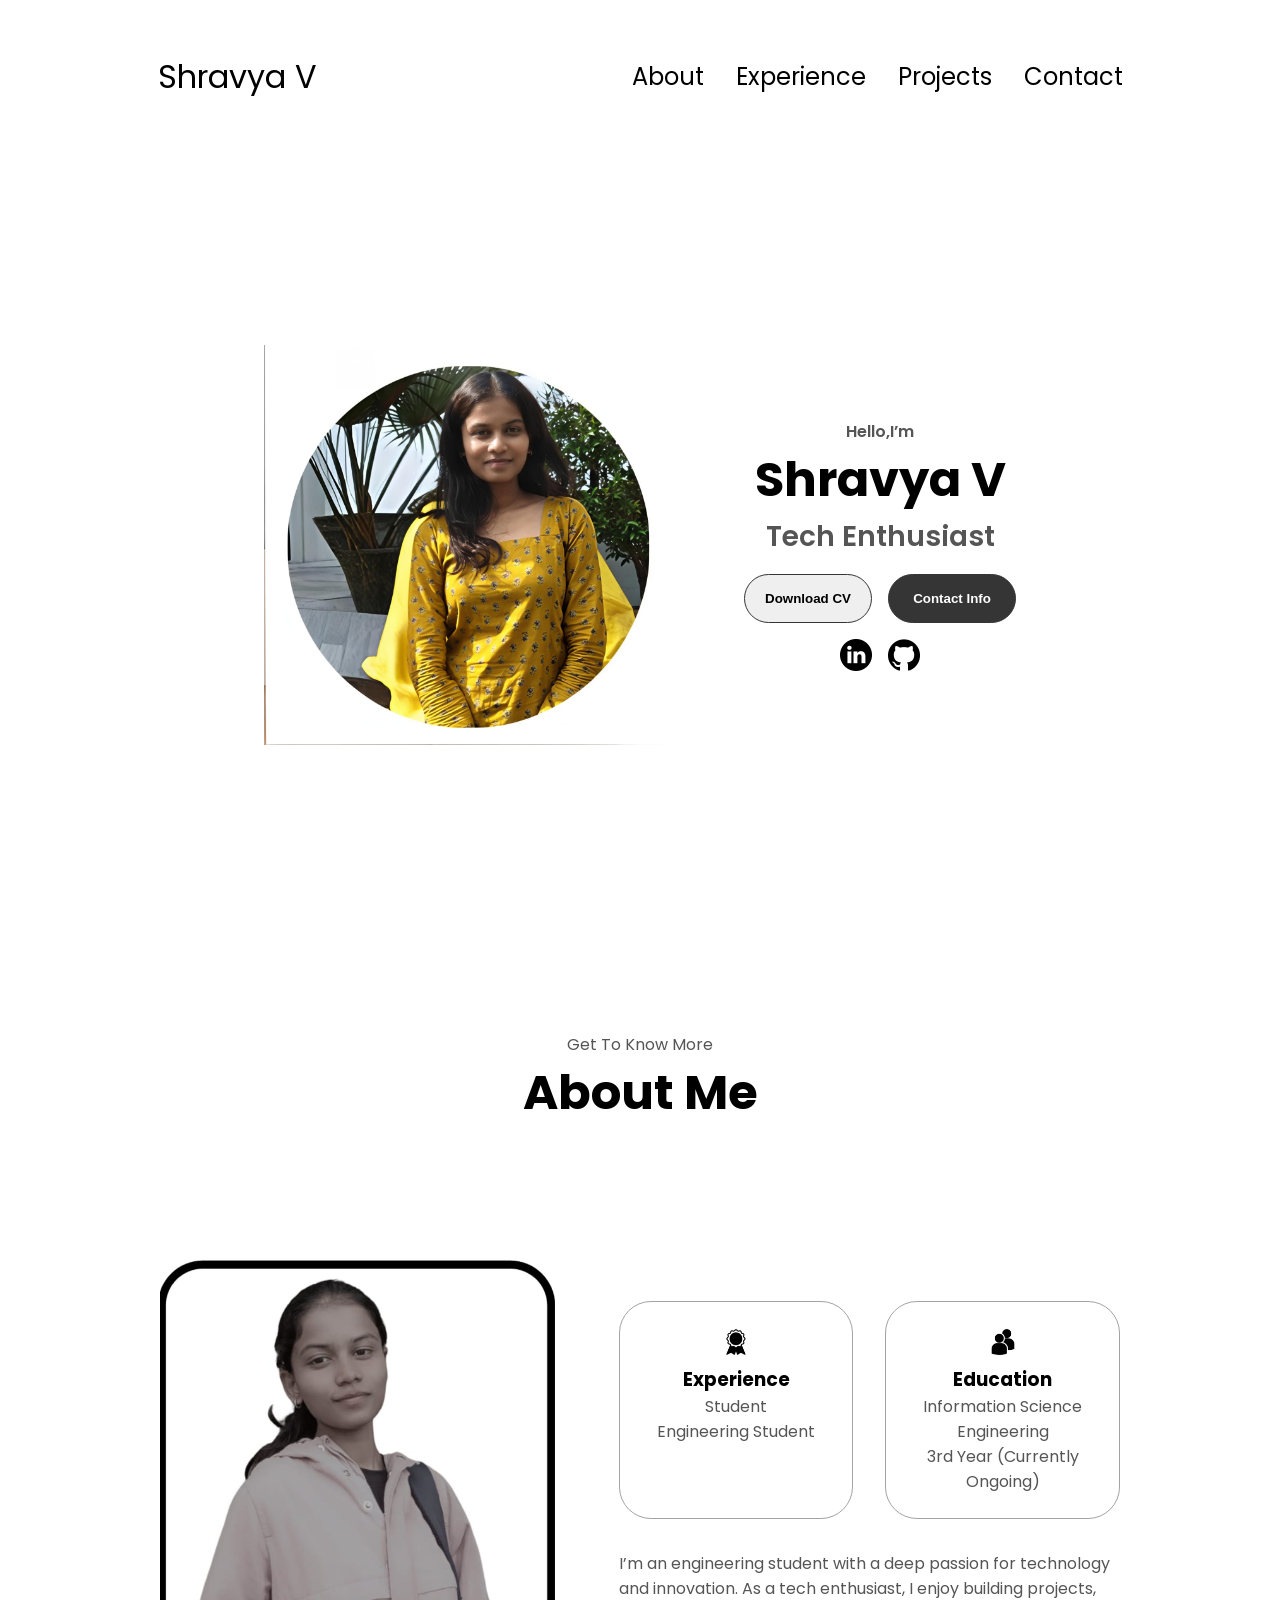
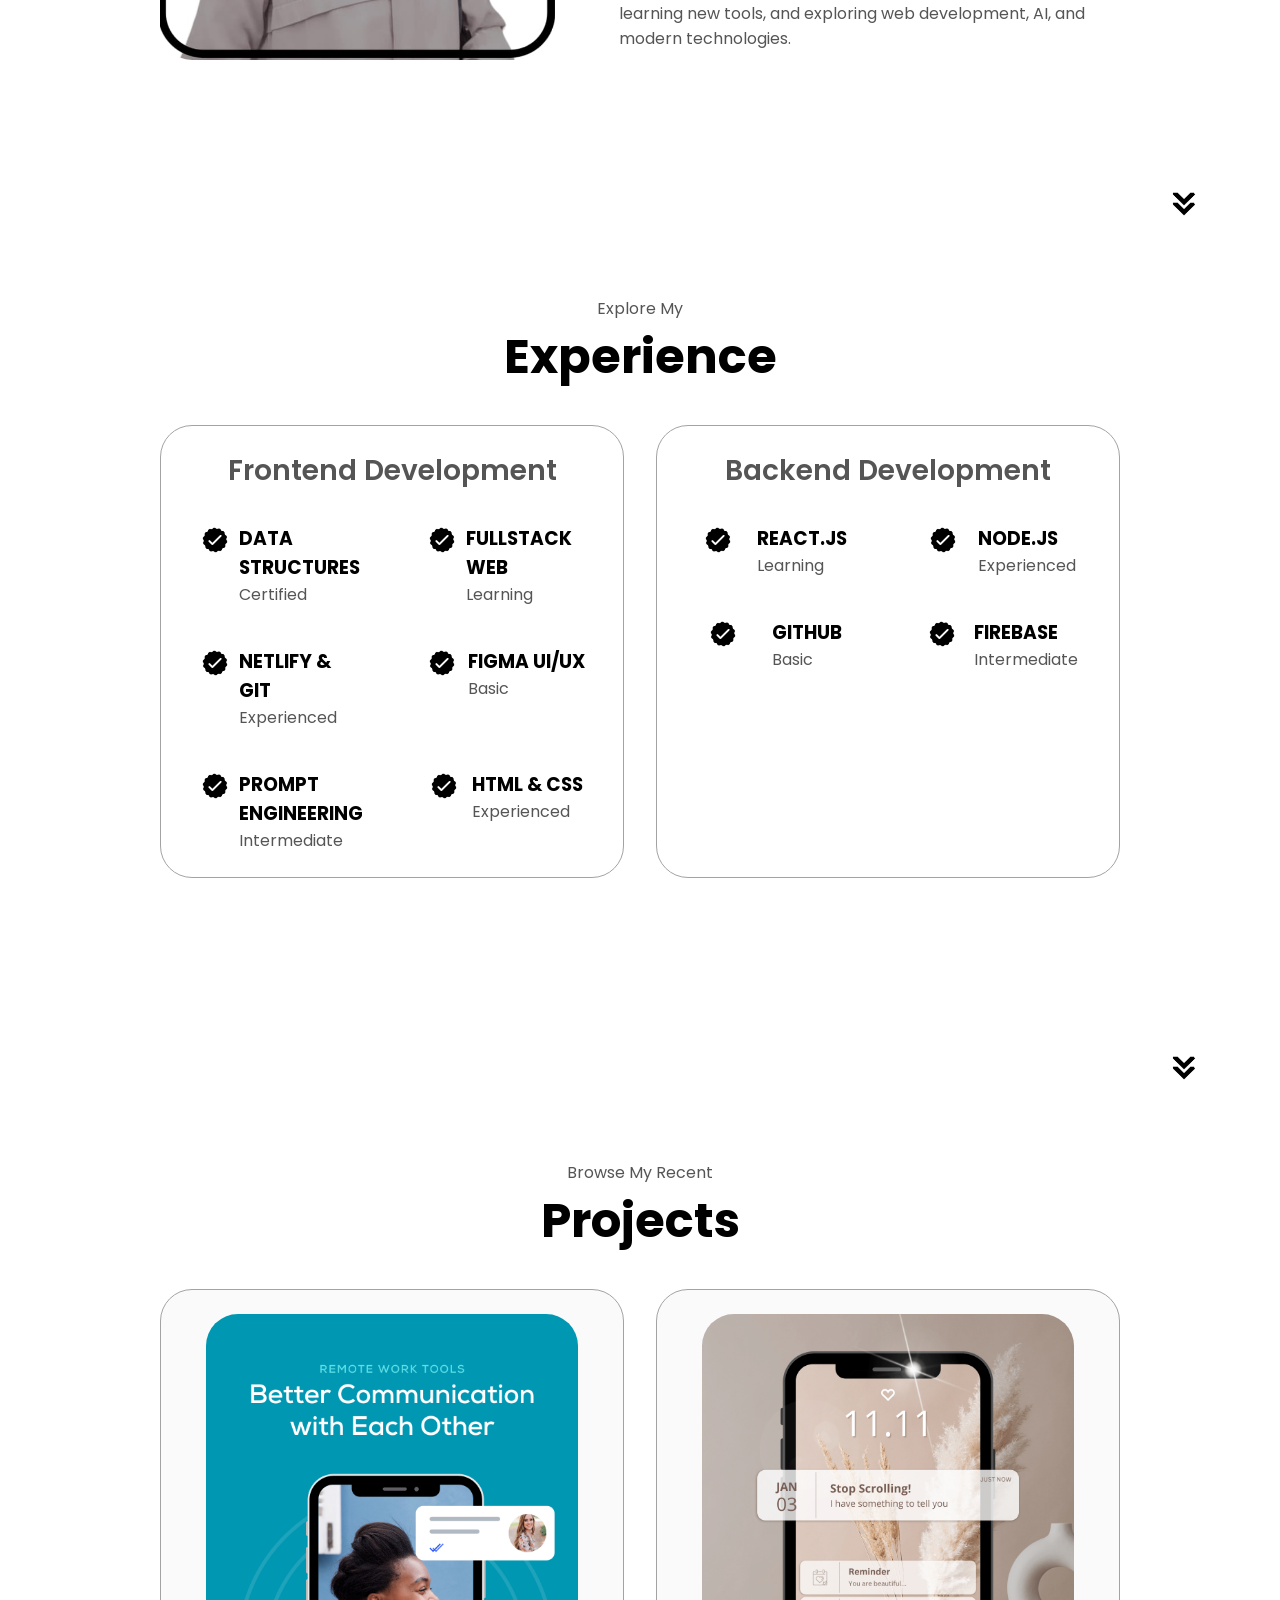
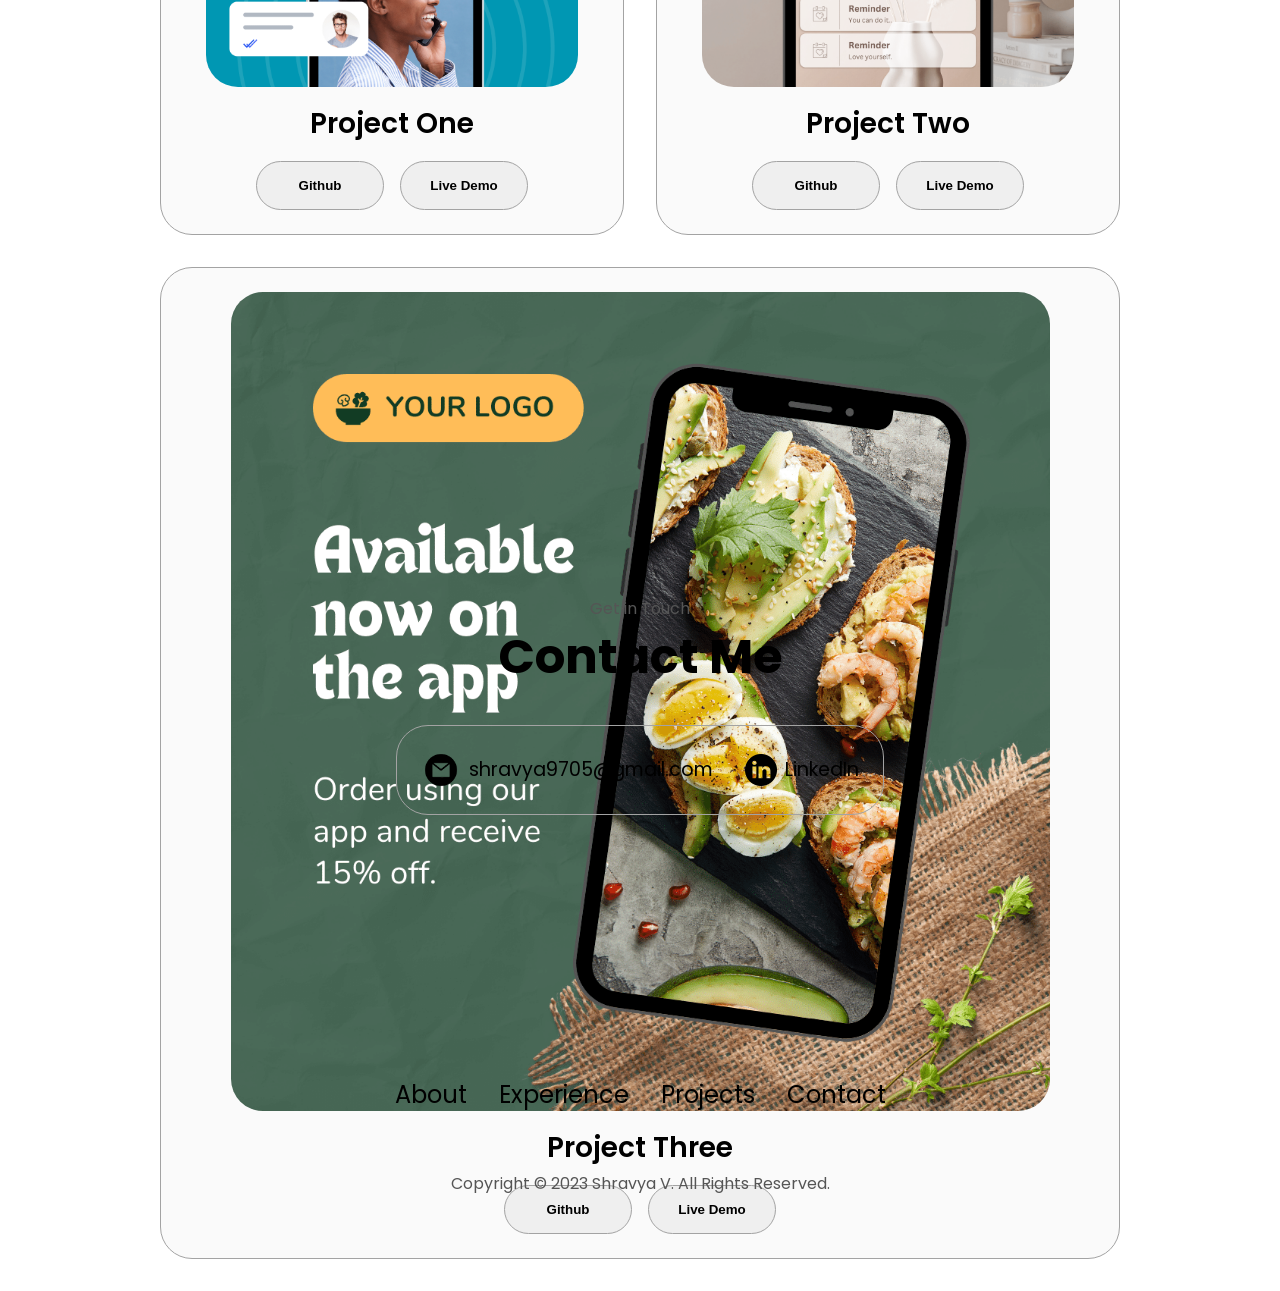
<file: index.html>
<!DOCTYPE html>
<html lang="en">
<head>
  <meta charset="UTF-8" />
  <meta http-equiv="X-UA-Compatible" content="IE=edge" />
  <meta name="viewport" content="width=device-width, initial-scale=1.0" />
  <title>My Portfolio</title>

  <!-- FIXED CSS PATHS -->
  <link rel="stylesheet" href="./assets/style.css" />
  <link rel="stylesheet" href="./assets/mediaqueries.css" />
</head>

<body>
  <nav id="desktop-nav">
    <div class="logo">Shravya V</div>
    <div>
      <ul class="nav-links">
        <li><a href="#about">About</a></li>
        <li><a href="#experience">Experience</a></li>
        <li><a href="#projects">Projects</a></li>
        <li><a href="#contact">Contact</a></li>
      </ul>
    </div>
  </nav>

  <nav id="hamburger-nav">
    <div class="logo">Shravya V</div>
    <div class="hamburger-menu">
        <div class="hamburger-icon" onclick="toggleMenu()">
            <span></span>
            <span></span>
            <span></span>
        </div>
        <div class="menu-links">
        <li><a href="#about" onclick="toggleMenu()">About</a></li>
        <li><a href="#experience" onclick="toggleMenu()">Experience</a></li>
        <li><a href="#projects" onclick="toggleMenu()">Projects</a></li>
        <li><a href="#contact" onclick="toggleMenu()">Contact</a></li>
        </div>
    </div>
  </nav>

  <section id="profile">
    <div class="section__pic-container">
      <img src="./assets/profile-pic.png" alt="Shravya V profile picture" />
    </div>

    <div class="section__text">
      <p class="section__text__p1">Hello,I’m</p>
      <h1 class="title">Shravya V</h1>
      <P class="section__text__p2">Tech Enthusiast</p>

      <div class="btn-container">
        <button class="btn btn-color-2"
          onclick="window.open('./assets/resume-examplee.pdf')">
          Download CV
        </button>

        <button class="btn btn-color-1" onclick="location.href='./#contact'">
          Contact Info
        </button>
      </div>

      <div id="socials-container">
        <img src="./assets/linkedin.png"
          alt="My LinkedIn profile"
          class="icon"
          onclick="location.href='https://www.linkedin.com/in/shravya-v-935992351?utm_source=share&utm_campaign=share_via&utm_content=profile&utm_medium=android_app'" />

        <img src="./assets/github.png"
          alt="My Github profile"
          class="icon"
          onclick="location.href='https://github.com/shravya-9705'" />
      </div>
    </div>
  </section>

  <section id="about">
    <p class="section__text__p1">Get To Know More</p>
    <h1 class="title">About Me</h1>

    <div class="section-container">
      <div class="section__pic-container">
        <img src="./assets/abouttt-pic.png" alt="Profile picture" class="about-pic" />
      </div>

      <div class="about-details-container">
        <div class="about-containers">
          <div class="details-container">
            <img src="./assets/experience.png" alt="Experience icon" class="icon" />
            <h3>Experience</h3>
            <p>Student <br />Engineering Student</p>
          </div>

          <div class="details-container">
            <img src="./assets/education.png" alt="Education icon" class="icon" />
            <h3>Education</h3>
            <p>Information Science Engineering<br />3rd Year (Currently Ongoing)</p>
          </div>
        </div>

        <div class="text-container">
          <p>
            I’m an engineering student with a deep passion for technology and innovation.
            As a tech enthusiast, I enjoy building projects, learning new tools, and exploring
            web development, AI, and modern technologies.
          </p>
        </div>
      </div>
    </div>

    <img src="./assets/arrow.png" alt="Arrow icon" class="icon arrow"
      onclick="location.href='./#experience'" />
  </section>

  <section id="experience">
    <p class="section__text__p1">Explore My</p>
    <h1 class="title">Experience</h1>

    <div class="experience-details-container">
      <div class="about-containers">

        <div class="details-container">
          <h2 class="experience-sub-title">Frontend Development</h2>
          <div class="article-container">

            <article>
              <img src="./assets/checkmark.png" class="icon" />
              <div><h3>DATA STRUCTURES</h3><p>Certified</p></div>
            </article>

            <article>
              <img src="./assets/checkmark.png" class="icon" />
              <div><h3>FULLSTACK WEB</h3><p>Learning</p></div>
            </article>

            <article>
              <img src="./assets/checkmark.png" class="icon" />
              <div><h3>NETLIFY & GIT</h3><p>Experienced</p></div>
            </article>

            <article>
              <img src="./assets/checkmark.png" class="icon" />
              <div><h3>FIGMA UI/UX</h3><p>Basic</p></div>
            </article>

            <article>
              <img src="./assets/checkmark.png" class="icon" />
              <div><h3>PROMPT ENGINEERING</h3><p>Intermediate</p></div>
            </article>

            <article>
              <img src="./assets/checkmark.png" class="icon" />
              <div><h3>HTML & CSS</h3><p>Experienced</p></div>
            </article>

          </div>
        </div>

        <div class="details-container">
          <h2 class="experience-sub-title">Backend Development</h2>
          <div class="article-container">

            <article>
              <img src="./assets/checkmark.png" class="icon" />
              <div><h3>REACT.JS</h3><p>Learning</p></div>
            </article>

            <article>
              <img src="./assets/checkmark.png" class="icon" />
              <div><h3>NODE.JS</h3><p>Experienced</p></div>
            </article>

            <article>
              <img src="./assets/checkmark.png" class="icon" />
              <div><h3>GITHUB</h3><p>Basic</p></div>
            </article>

            <article>
              <img src="./assets/checkmark.png" class="icon" />
              <div><h3>FIREBASE</h3><p>Intermediate</p></div>
            </article>

          </div>
        </div>

      </div>
    </div>

    <img src="./assets/arrow.png" alt="Arrow icon" class="icon arrow"
      onclick="location.href='./#projects'" />
  </section>

  <section id="projects">
    <p class="section__text__p1">Browse My Recent</p>
    <h1 class="title">Projects</h1>

    <div class="experience-details-container">
      <div class="about-containers">

        <div class="details-container color-container">
          <div class="article-container">
            <img src="./assets/project-1.png" class="project-img" alt="Project 1" />
          </div>
          <h2 class="experience-sub-title project-title">Project One</h2>
          <div class="btn-container">
            <button class="btn btn-color-2 project-btn"
              onclick="location.href='https://github.com/'">Github</button>
            <button class="btn btn-color-2 project-btn"
              onclick="location.href='https://github.com/'">Live Demo</button>
          </div>
        </div>

        <div class="details-container color-container">
          <div class="article-container">
            <img src="./assets/project-2.png" class="project-img" alt="Project 2" />
          </div>
          <h2 class="experience-sub-title project-title">Project Two</h2>
          <div class="btn-container">
            <button class="btn btn-color-2 project-btn"
              onclick="location.href='https://github.com/'">Github</button>
            <button class="btn btn-color-2 project-btn"
              onclick="location.href='https://github.com/'">Live Demo</button>
          </div>
        </div>

        <div class="details-container color-container">
          <div class="article-container">
            <img src="./assets/project-3.png" class="project-img" alt="Project 3" />
          </div>
          <h2 class="experience-sub-title project-title">Project Three</h2>
          <div class="btn-container">
            <button class="btn btn-color-2 project-btn"
              onclick="location.href='https://github.com/'">Github</button>
            <button class="btn btn-color-2 project-btn"
              onclick="location.href='https://github.com/'">Live Demo</button>
          </div>
        </div>

      </div>
    </div>

    <img src="./assets/arrow.png" alt="Arrow icon" class="icon arrow"
      onclick="location.href='./#contact'" />
  </section>

  <section id="contact">
    <p class="section__text__p1">Get in Touch</p>
    <h1 class="title">Contact Me</h1>

    <div class="contact-info-upper-container">
      <div class="contact-info-container">
        <img src="./assets/email.png" alt="Email icon" class="icon contact-icon email-icon" />
        <p><a href="mailto:shravya9705@gmail.com">shravya9705@gmail.com</a></p>
      </div>

      <div class="contact-info-container">
        <img src="./assets/linkedin.png" alt="LinkedIn icon" class="icon contact-icon" />
        <p><a href="https://www.linkedin.com/in/shravya-v-935992351">LinkedIn</a></p>
      </div>
    </div>
  </section>

  <footer>
    <nav>
      <div class="nav-links-container">
        <ul class="nav-links">
          <li><a href="#about">About</a></li>
          <li><a href="#experience">Experience</a></li>
          <li><a href="#projects">Projects</a></li>
          <li><a href="#contact">Contact</a></li>
        </ul>
      </div>
    </nav>
    <p>Copyright © 2023 Shravya V. All Rights Reserved.</p>
  </footer>

  <!-- FIXED JS PATH -->
  <script src="./assets/script.js"></script>
</body>
</html>
</file>
<file: assets/style.css>
/* GENERAL */

@import url('https://fonts.googleapis.com/css2?family=Poppins:ital,wght@0,400;0,500;0,600;1,300&display=swap');

* {
    margin: 0;
    padding: 0;
}

body {
 font-family: 'Poppins', sans-serif;
}

html{
    scroll-behavior: smooth;
}

p{
    color: rgb(85,85,85);
}

p {
    color: rgb(85, 85, 85);
}

/* TRANSITION */

a,
.btn {
    transition: all 300ms ease;
}

/* DESKTOP NAV */

nav,
.nav-links {
    display: flex;
}

nav {
justify-content: space-around;
align-items: center;
height: 17vh;
}

.nav-links{
    gap: 2rem;
    list-style: none;
    font-size: 1.5rem;
}

a{
    color: black;
    text-decoration: none;
    text-decoration-color: white;
}

a:hover{
    color: grey;
    text-decoration: underline;
    text-underline-offset: 1rem;
    text-decoration-color: rgb(181, 181, 181);
}

.logo {
    font-size: 2rem;
}

.logo:hover{
    cursor: default;
}

/* HAMBURGER */
#hamburger-nav{
    display: none;
}

.hamburger-menu{
    position: relative;
    display: inline-block;
}

.hamburger-icon{
    display: flex;
    flex-direction: column;
    justify-content: space-between;
    height: 24px;
    width: 30px;
    cursor: pointer;
}

.hamburger-icon span{
    width: 100%;
    height: 2px;
    background-color: black;
    transition: all 0.3 ease-in-out;
}

.menu-links{
    position: absolute;
    top: 100%;
    right:0;
    background-color: white;
    width:fit-content;
    max-height: 0;
    overflow: hidden;
    transition: all 0.3 ease-in-out;
}

.menu-links a {
    display: block;
    padding: 10px;
    text-align: center;
    font-size: 1.5rem;
    color: black;
    text-decoration: none;
    transition: all 0.3 ease-in-out;
}

.menu-links li {
    list-style: none;
}

.menu-links.open {
    max-height: 300px;
}

.hamburger-icon.open span:first-child {
    transform: rotate(45deg) translate(10px,5px);
}

.hamburger-icon.open span:nth-child {
   opacity: 0;
}

.hamburger-icon.open span:last-child {
    transform: rotate(-45deg) translate(10px,-5px);
}

.hamburger-icon span:first-child {
    transform: none;
}
.hamburger-icon span:first-child {
opacity: 1;
}

.hamburger-icon span:first-child {
    transform: none;
}

/* SECTIONS */

section {
    padding-top: 4vh;
    height: 96vh;
    margin: 0 10rem;
    box-sizing: border-box;
    min-height: fit-content;
}

.section-container{
    display:flex;
}

/*PROFILE SECTION*/

#profile {
    display: flex;
    justify-content: center;
    gap: 5rem;
    height: 80vh;
}

.section__pic-container {
    display: flex;
    height: 400px;
    width: 400px;
    margin: auto 0;
}

.section__text{
    align-self: center;
    text-align: center;
}

.section__text p {
    font-weight: 600;
}

.section__text__p1{
    text-align: center;
}

.section__text__p2{
    font-size: 1.75rem;
    margin-bottom: 1rem;
}

.title{
    font-size: 3rem;
    text-align: center;
}

#socials-container{
    display: flex;
    justify-content: center;
    margin-top: 1rem;
    gap: 1rem;
}

/* ICONS */

.icon {
    cursor: pointer;
    height: 2rem;
}

/* BUTTONS */

.btn-container {
    display: flex;
    justify-content: center;
    gap: 1rem;
}

.btn{
    font-weight: 600;
    transition: all 300ms ease;
    padding: 1rem;
    width: 8rem;
    border-radius: 2rem;
}

.btn-color-1,
.btn-color-2 {
    border: rgb(53,53,53) 0.1rem solid;
}

.btn-color-1:hover,
.btn-color-2:hover {
    cursor: pointer;
 }

.btn-color-1,
 .btn-color-2:hover {
background: rgb(53,53,53);
color: white;
}

.btn-color-1:hover {
    background: rgb(0,0,0);
}
.btn-color-1:hover {
    background: none;
}

.btn-color-2:hover{
    border: rgb(255,255,255)0.1rem solid;
}

.btn-container{
    gap: 1rem;
}

/* ABOUT SECTION */

#about {
    position: relative;
}

.about-containers {
    gap: 2rem;
    margin-bottom: 2rem;
    margin-top: 2rem;
}

.about-details-container {
    justify-content: center;
    flex-direction: column;
}

.about-containers,
.about-details-container {
    display: flex;
}

.about-pic {
    border-radius: 2rem;
}

.arrow {
    position: absolute;
    right: -5rem;
    bottom: 2.5rem;
}

.details-container {
  padding: 1.5rem;
  flex: 1;
  background: white;
  border-radius: 2rem;
  border: 0.1rem solid rgb(53, 53, 53);
  border-color: rgb(163, 163, 163);
  text-align: center;
}

.section-container{
    gap: 4rem;
    height: 80%;
}

.section__pic-container{
    height: 400px;
    width: 400px;
    margin: auto 0;
}

/* EXPERIENCE SECTION */
#experience{
    position: relative;
}

.experience-sub-title {
  color: rgb(85, 85, 85);
  font-weight: 600;
  font-size: 1.75rem;
  margin-bottom: 2rem;
}

.experience-details-container {
  display: flex;
  justify-content: center;
  flex-direction: column;
}

.article-container {
  display: flex;
  text-align: initial;
  flex-wrap: wrap;
  flex-direction: row;
  gap: 2.5rem;
  justify-content: space-around;
}

article{
    display: flex;
    width: 10rem;
    justify-content: space-around;
    gap: 0.5rem;
}

article .icon {
    cursor: default;
}

*/ PROJECTS SECTION */
#projects{
    position: relative;
}

.color-container{
    border-color: rgb(163, 163, 163);
    background: rgb(250,250,250);
}

.project-img{
    border-radius: 2rem;
    width: 90%;
    height: 90%;
}

.project-title{
    margin: 1rem;
    color: black;
}

.project-btn{
    color: black;
    border-color: rgb(163, 163, 163);
}

/* CONTACT */

#contact {
  display: flex;
  justify-content: center;
  flex-direction: column;
  height: 70vh;
}

.contact-info-upper-container {
  display: flex;
  justify-content: center;
  border-radius: 2rem;
  border: rgb(53, 53, 53) 0.1rem solid;
  border-color: rgb(163, 163, 163);
  background: (250, 250, 250);
  margin: 2rem auto;
  padding: 0.5rem;
}

.contact-info-container{
    display: flex;
    align-items: center;
    justify-content: center;
    gap: 0.5rem;
    margin: 1rem;
}

.contact-info-container p {
font-size: larger;
}

.contact-icon{
    cursor: default;
}

.email-icon{
    height: 2.5rem;
}

/* FOOTER SECTION */
footer{
    height: 26vh;
    margin: 0 1rem;
}

footer p{
    text-align: center;
}
</file>
<file: assets/mediaqueries.css>
@media screen and (max-width: 1400px) {
  #profile {
    height: 83vh;
    margin-bottom: 6rem;
  }
  .about-containers {
flex-wrap: wrap;
  }
}

@media screen and (max-width: 1200px) {
  #desktop-nav {
    display: none;
  }

  #hamburger-nav {
    display: flex;
  }

  #experience,
  .experience-details-container {
    margin-top: 2rem;
  }

  #profile,
  .section-container {
    display: block;
  }

  .arrow {
    display: none;
  }

  section,
  .section-container {
    height: fit-content;
  }

  section {
    margin: 0 5%;
  }

  .section__pic-container {
    width: 275px;
    height: 275px;
    margin: 0 auto 2rem;
  }

  .about-containers {
    margin-top: 0;
  }
}


@media screen and (max-width: 1200px) {
  #contact,
  footer{
    height: 40vh;
  }
  #profile{
    height: 83vh;
    margin-bottom: 0;
  }
  article{
    font-size: 1rem;
  }
  footer nav{
    height: fit-content;
    margin-bottom: 2rem;
  }
  .about-containers, 
  .contact-info-upper-container,
  .btn-container{
    flex-wrap: wrap;
  }
  .contact-info-container{
    margin: 0;
  }
  .contact-info-container p,
   .nav-links li a{
    font-size: 1rem;
  }
  .experience-sub-title{
    font-size: 1.25rem;
  }
  .logo{
    font-size: 1.5rem;
  }
  .nav-links{
    flex-direction: column;
    gap: 0.5rem;
    text-align: center;
  }
  .section__pic-container{
    width: auto;
    height: 46vw;
    justify-content: center;
  }
  .section__text__p2{
    font-size: 2rem;
  }
  .text-container{
    text-align: justify;
  }
  }
</file>
